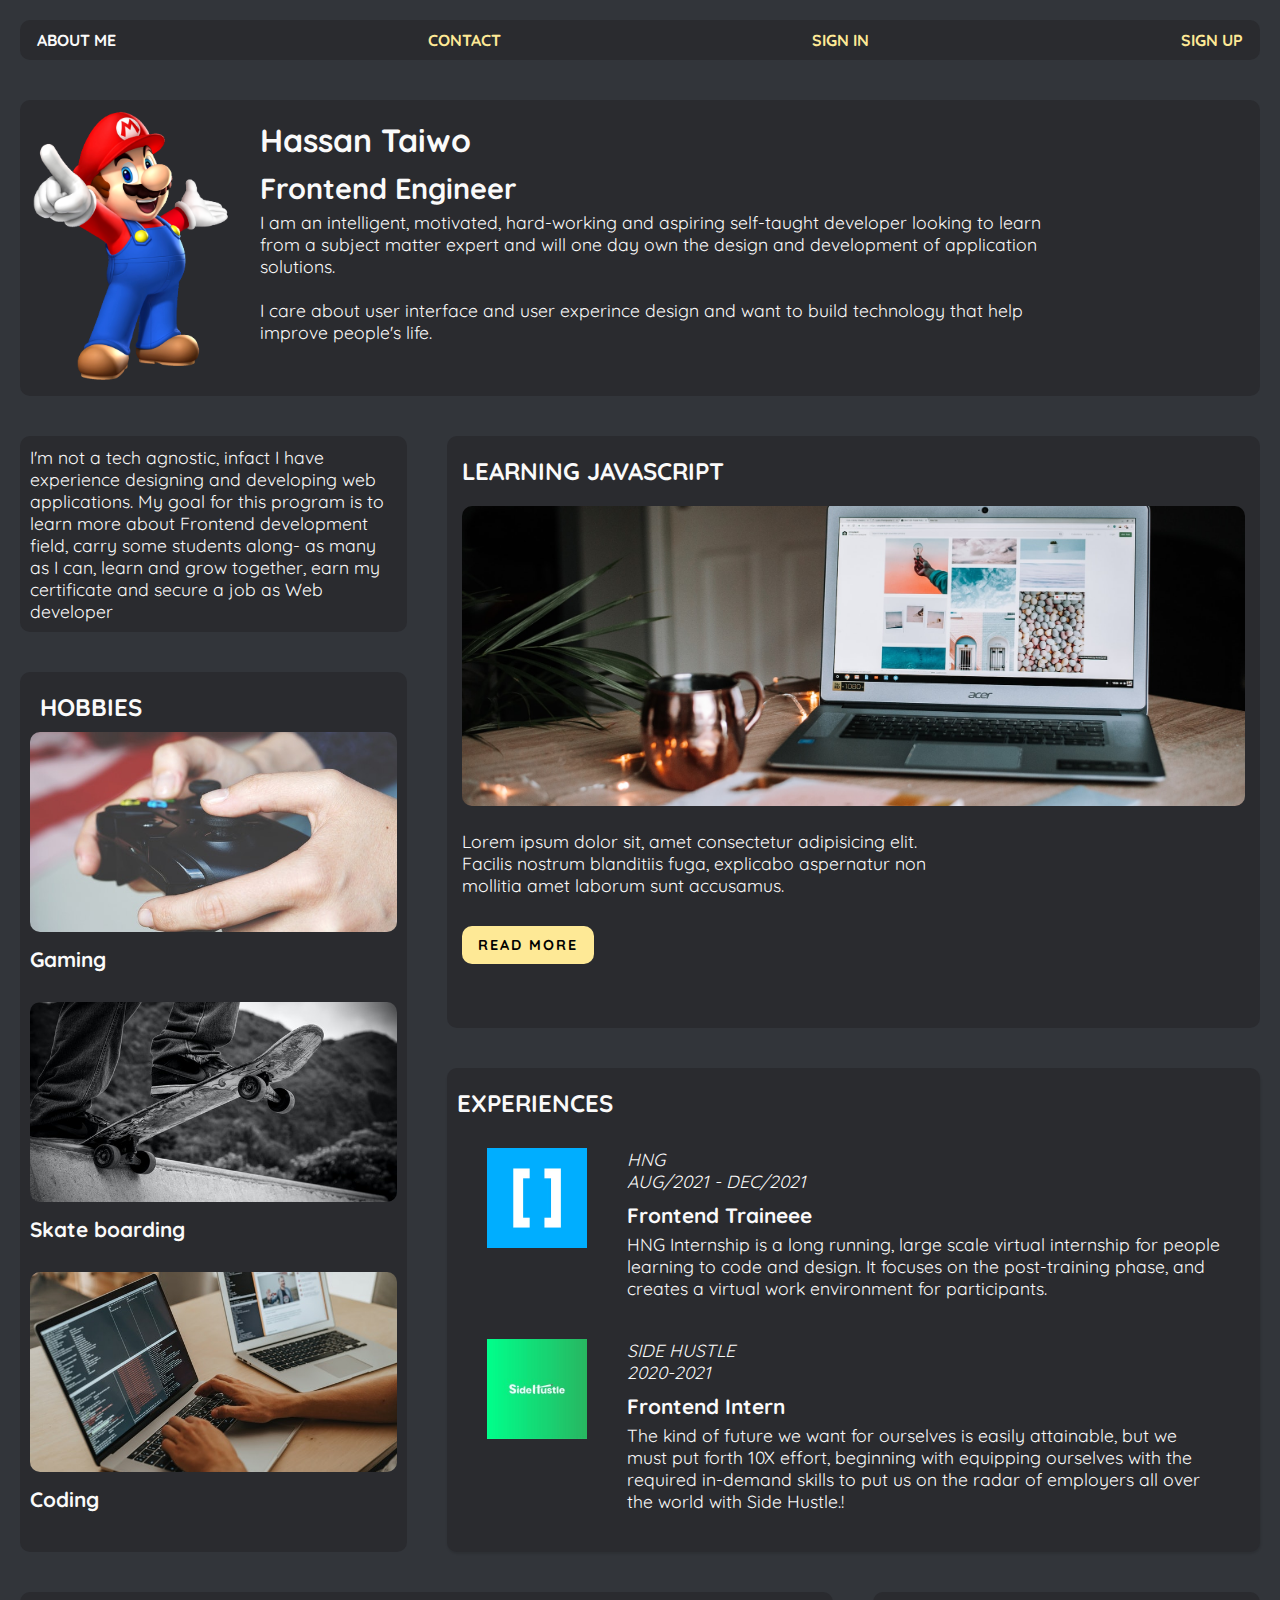
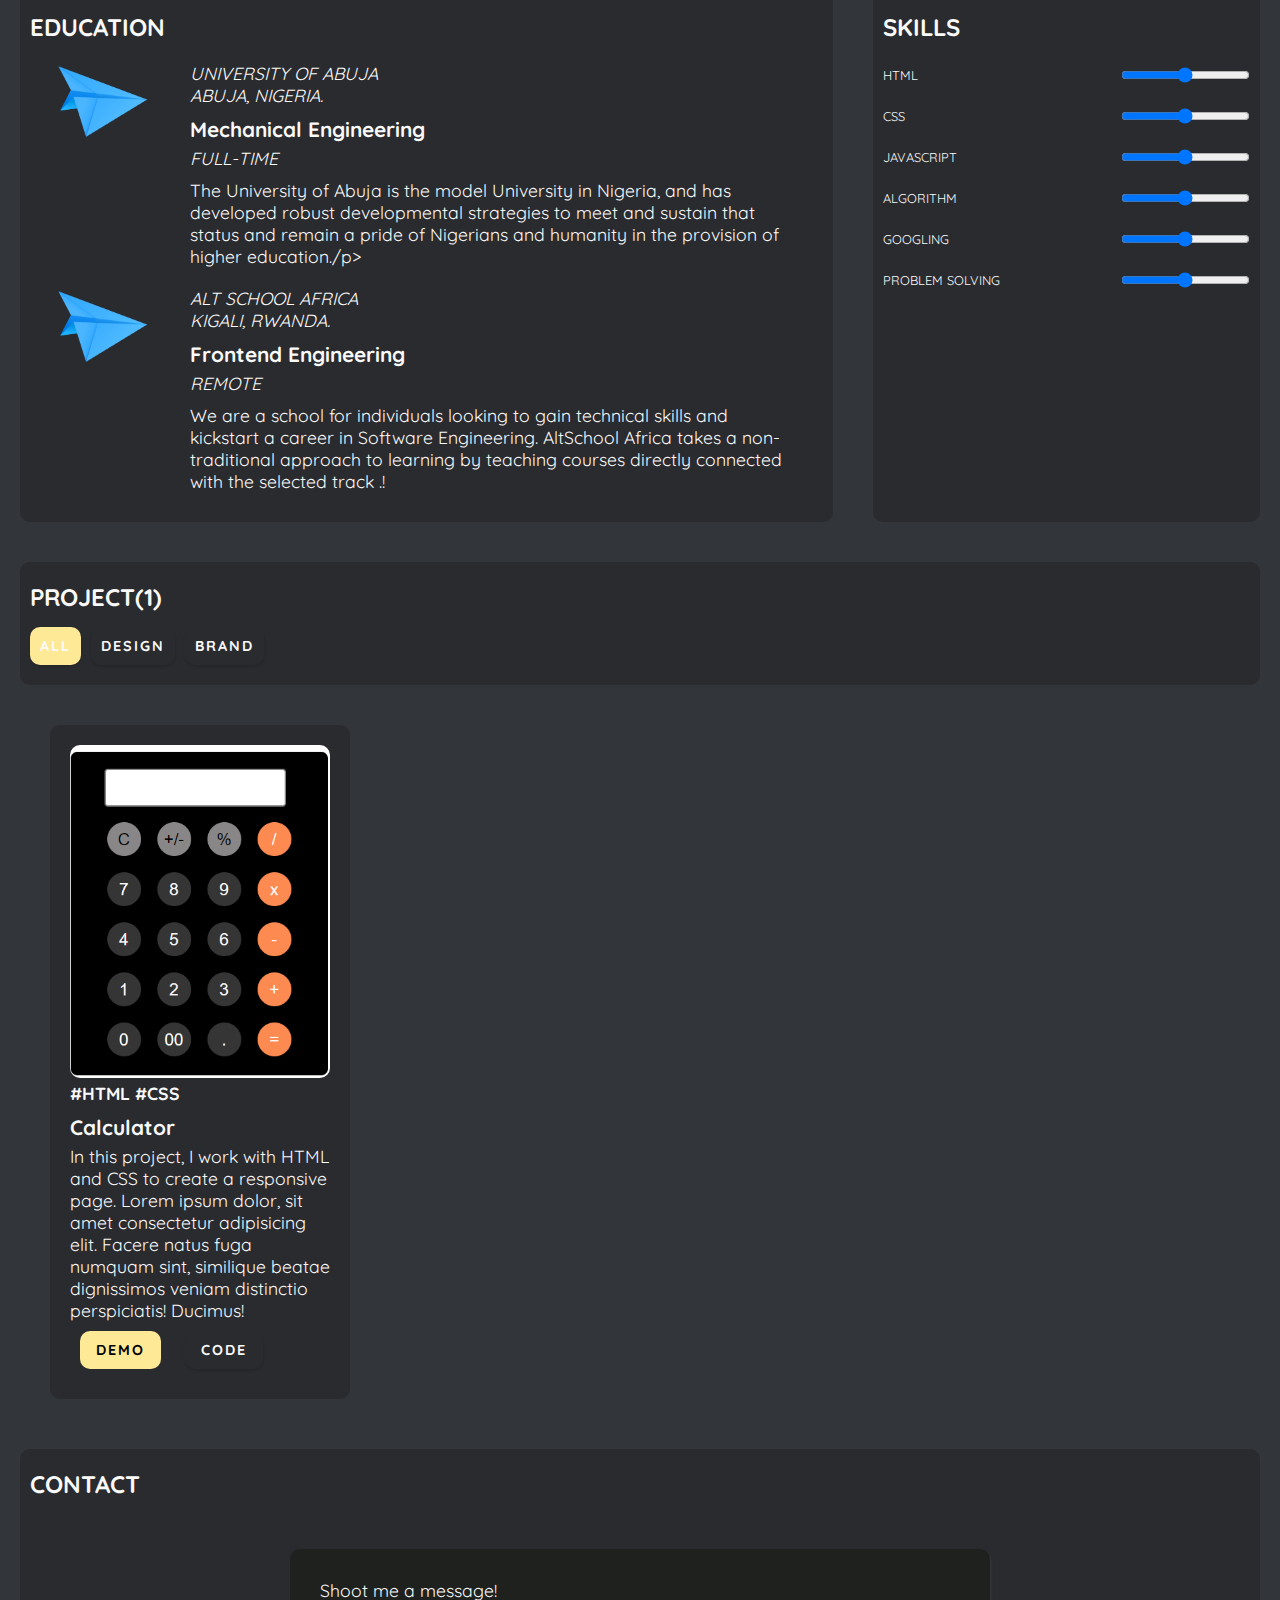
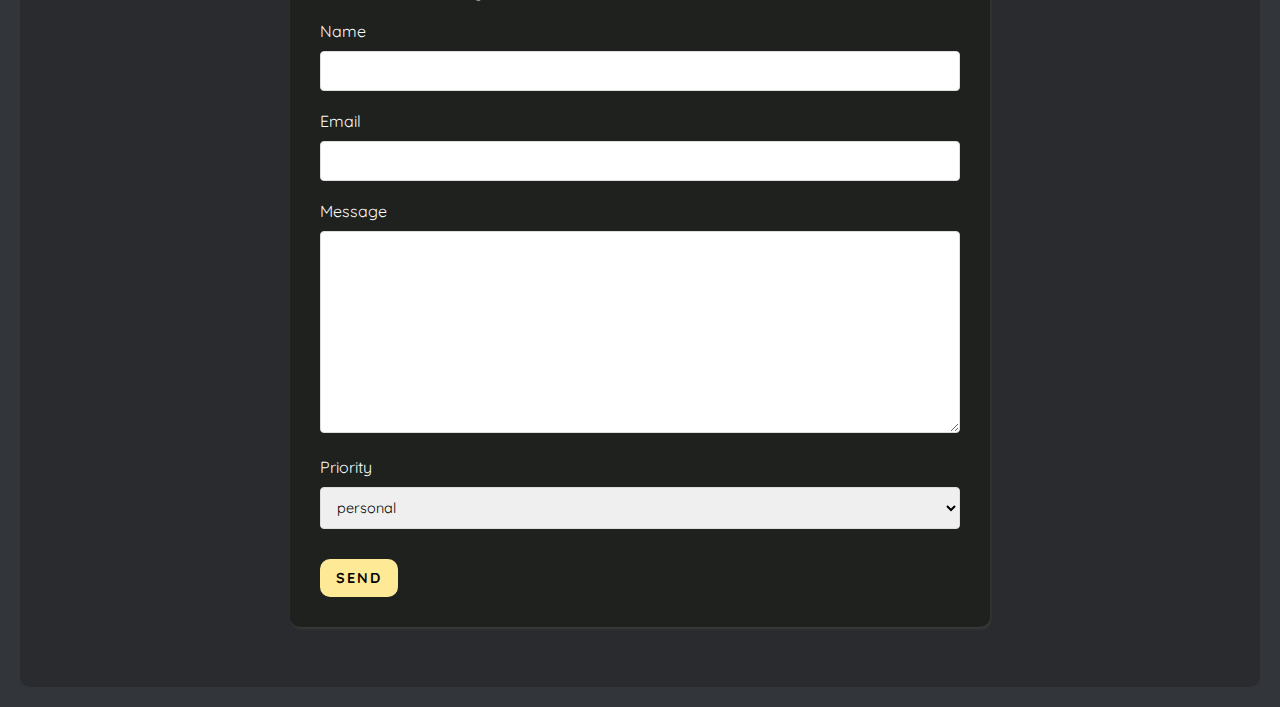
<file: index.html>
<!DOCTYPE html>
<html lang="en">
<head>
    <meta charset="UTF-8">
    <meta http-equiv="X-UA-Compatible" content="IE=edge">
    <meta name="viewport" content="width=device-width, initial-scale=1.0">
    <link rel="stylesheet" href="./styles.css">
    <title>Portfolio</title>
</head>
<body>
  <main>
      <header>
        <nav>
          <ul>
            <li><a class="active" href="/">About me</a></li>
            <li><a href="/#contact">Contact</a></li>
            <li><a href="./login.html">Sign in</a></li>
            <li><a href="./sign.html">Sign up</a></li>
          </ul>
        </nav>
      </header>
      <section>
        <div class="intro">
          <div class="img-div">
            <img src="./img/mario.png" alt="Taiwo Hassan">
          </div>
          <div class="intro-heading">
            <h1>Hassan Taiwo</h1>
            <h2>Frontend Engineer</h2>
            <p>I am an intelligent, motivated, hard-working and aspiring self-taught developer looking to learn from a subject matter expert and will one day own the design and development of application solutions.<br/><br/>I care about user interface and user experince design and want to build technology that help improve people's life.</p>
          </div>
        </div>

        <div class="goal">
          <p>I'm not a tech agnostic, infact I have experience designing and developing web applications. My goal for this program is to learn more about Frontend development field, carry some students along- as many as I can, learn and grow together, earn my certificate and secure a job as Web developer</p>
        </div>

        <div class="blog">
          <div class="blog-head">
            <h3>Learning JavaScript</h3>
            <img src="./img/blog.jpg" alt="How to organize your css">
          </div>
          <div>
            <p>Lorem ipsum dolor sit, amet consectetur adipisicing elit. Facilis nostrum blanditiis fuga, explicabo aspernatur non mollitia amet laborum sunt accusamus.</p>
            <a href="#">Read more</a>
          </div>
        </div>

        <div class="hobbies">
          <h3>Hobbies</h3>
          <div>
            <img src="./img/game.jpg" alt="Gaming">
            <h4>Gaming</h4>
          </div>
          <div>
            <img src="./img/skate.jpg" alt="Skate boarding">
            <h4>Skate boarding</h4>
          </div>
          <div>
            <img src="./img/code.jpg" alt="Coding">
            <h4>Coding</h4>
          </div>
        </div>

        <div class="experiences">
          <h3>Experiences</h3>
          <div class="experience">
            <img src="./img/hng.jpg" alt="Hng">
            <div>
              <span class="title">Hng</span>
              <span>Aug/2021 - Dec/2021</span>
              <h4>Frontend Traineee</h4>              
              <p>HNG Internship is a long running, large scale virtual internship for people learning to code and design. It focuses on the post-training phase, and creates a virtual work environment for participants.</p>
            </div>
          </div>
          <div class="experience">
            <img src="./img/sidehustle.jfif" alt="Side Hustle">
            <div>
              <span class="title">Side Hustle</span>
              <span>2020-2021</span>
              <h4>Frontend Intern</h4>
              <p>The kind of future we want for ourselves is easily attainable, but we must put forth 10X effort, beginning with equipping ourselves with the required in-demand skills to put us on the radar of employers all over the world with Side Hustle.!</p>
            </div>
          </div>
        </div>

        <div class="education-div">
          <h3>Education</h3>
          <div class="education">
            <img src="./img/paper-plane.png" alt="Hng">
            <div>
              <span>University of Abuja</span>
              <span>Abuja, Nigeria.</span>
              <h4>Mechanical Engineering</h4>
              <span>Full-Time</span>
              <p>The University of Abuja is the model University in Nigeria, and has developed robust developmental strategies to meet and sustain that status and remain a pride of Nigerians and humanity in the provision of higher education./p>
            </div>
          </div>

          <div class="education">
            <img src="./img/paper-plane.png" alt="Hng">
            <div>
              <span>Alt school Africa</span>
              <span>Kigali, Rwanda.</span>
              <h4>Frontend Engineering</h4>
              <span>REMOTE</span>
              <p>We are a school for individuals looking to gain technical skills and kickstart a career in Software Engineering. AltSchool Africa takes a non-traditional approach to learning by teaching courses directly connected with the selected track .!</p>
            </div>
          </div>
        </div>

        <div class="skills">
          <h3>Skills</h3>
          <div>
            <span>Html</span>
            <input type="range">
          </div>
          <div>
            <span>css</span>
            <input type="range">
          </div>
          <div>
            <span>javascript</span>
            <input type="range">
          </div>
          <div>
            <span>Algorithm</span>
            <input type="range">
          </div>
          <div>
            <span>Googling</span>
            <input type="range">
          </div>
          <div>
            <span>Problem solving</span>
            <input type="range">
          </div>
        </div>

        <div class="project-heading">
          <h3>Project(1)</h3>
          <ul>
            <li>All</li>
            <li>Design</li>
            <li>Brand</li>
          </ul>
        </div>

        <div class="projects">
          <div class="project">
            <img src="./img/calc.PNG" alt="calculator">
            <span class="span">#Html #Css</span>
            <div>
              <h4>Calculator</h4>
              <p>In this project, I work with HTML and CSS to create a responsive page. Lorem ipsum dolor, sit amet consectetur adipisicing elit. Facere natus fuga numquam sint, similique beatae dignissimos veniam distinctio perspiciatis! Ducimus!</p>
              <a href="#">Demo</a>
              <a class="code" href="#">Code</a>
            </div>
          </div>
        </div>

        <div id="contact" class="contact">
          <h3>Contact</h3>
          <form>
            <p>Shoot me a message!</p>
            <label for="username">Name</label>
            <input type="text" name="username" required />
            <label for="password">Email</label>
            <input type="email" name="email" required />
            <label for="">Message</label>
            <textarea name="" id="" cols="30" rows="10"></textarea>
            <label for="password">Priority</label>
            <select name="" id="" value="Priority">
              <option value="">personal</option>
              <option value="">official</option>
            </select>
            <button>Send</button>
          </form>
        </div>
      </section>
  </main>
</body>
</html>
</file>
<file: styles.css>
@import url('https://fonts.googleapis.com/css2?family=Nunito+Sans:ital,wght@0,400;0,600;0,700;0,800;0,900;1,400;1,600;1,700;1,800;1,900&display=swap');
@import url('https://fonts.googleapis.com/css2?family=Quicksand:wght@300;400;500;600;700&display=swap');

* {
  margin: 0;
  padding: 0;
  box-sizing: border-box;
  font-family: 'Nunito Sans', sans-serif;
  font-family: 'Quicksand', sans-serif;
}

html {
  scroll-behavior: smooth;
}

body {
  background: #32353a;
  color: #fafafa;
}

main {
  max-width: 1500px;
  margin: 0 auto;
}

h1, h2, h3, h4, h5 {
  margin-top: 10px;
  margin-bottom: 5px;
}

h1 {
  font-size: 2rem;
}
h2 {
  font-size: 1.8rem;
}
h3 {
  font-size: 1.5rem;
  text-transform: uppercase;
}
h4 {
  font-size: 1.3rem;
}
p, span {
  font-size: 1.1rem;
}
nav ul {
  list-style: none;
  display: flex;
  justify-content: space-between;
  align-items: center;
}

nav a {
  text-decoration: none;
  padding: 7px;
  text-transform: uppercase;
  color: #fee996;
  font-weight: bold;
}

nav a:hover {
  color: #fafafa;
}

nav a.active {
  color: #fafafa;
  font-weight: bold;
}

section {
  display: grid;
  /* grid-template-columns: repeat(3, 1fr); */
  grid-template-columns: repeat(auto-fit, minmax(200px, 1fr));
}

header, .intro, .blog, .experience, .goal, .hobbies, .experiences, .education-div, .skills, .contact, .project-heading, .projects {
  background: #2a2b2f;
  margin: 20px;
  border-radius: 10px;
  padding: 10px;
}

.intro {
 display: flex;
 grid-column: 1 / 4;
}

.intro-heading {
  max-width: 800px;
  margin-left: 30px;
}

.img-div {
  width: 200px;
}

.intro img {
  width: 100%;
}

/* goal section */

.goal {
  grid-column: 1 / 2;
  padding: 10px;
}

/* blog section */

.blog {
  grid-column: 2 / 4;
  grid-row: 2 / 4;
  padding-left: 15px;
  padding-right: 15px;
  
}

.blog p {
  max-width: 500px;
}
.blog a {
  background: #fee996;
  color: #000;
  display: inline-block;
  margin-top: 10px;
  padding: 7px;
  border-radius: 7px;
}

.blog-head h3 {
  margin-bottom: 20px;
}

.blog-head img {
  width: 100%;
  height: 300px;
  border-radius: 10px;
  margin-bottom: 20px;
  object-fit: cover;
}

/* hobbies */
.hobbies {
  grid-row: 3 / 5;
}

.hobbies h3 {
  margin: 10px ;
}

.hobbies div {
  margin-bottom: 30px;
}

.hobbies img {
  width: 100%;
  border-radius: 10px;
  height: 200px;
  object-fit: cover;
}

/* experience and education*/
.experiences {
  grid-column: 2 / 4;
  grid-row: 4 / 5;
  box-shadow: 0.2px 2px 2px rgba(0, 0, 0, 0.1);
}

.experience {
  background: none;
}

.education-div {
  grid-row: 5 / 7;
  grid-column: 1 / 3;
  margin-bottom: 20px;
}

.experiences img, .education img {
  width: 100px;
}

.experience, .education {
  display: flex;
  align-items: flex-start;
  margin: 20px;
}

.experience div, .education div {
  max-width: 600px;
  margin-left: 40px;
}

.experience span, .education span {
  display: block;
  font-style: italic;
  text-transform: uppercase;
}

.education p {
  margin-top: 10px;
}

/* skills */
.skills {
  grid-row: 5 / 7;
}

.skills div{
  display: flex;
  align-items: center;
  margin: 25px 0;
}

.skills span {
  text-transform: uppercase;
  margin-right: auto;
  font-size: 0.8rem;
}

.skills input {
  max-width: 300px;
}

/* login style */
form h2 {
  font-weight: 900;
  margin-bottom: 40px;
}
#contact form, form.signup {
  background: #1e211e;
  max-width: 700px;
  color: #fafafa;
}
form.signup  {
  background: #2a2b2f;
  color: #fafafa;
}
form {
  max-width: 350px;
  margin: 50px auto;
  padding: 30px;
  box-shadow: 1px 2px 3px rgba(63, 63, 63, 0.8);
  border-radius: 10px;
  background: #2a2b2f;
  color: #fafafa;
}
form input, select, textarea {
  padding: 10px 12px;
  border-radius: 4px;
  border: 1px solid #ddd;
  font-size: 0.9rem;
  width: 100%;
}
form label {
  display: block;
  margin: 20px 0 10px;
}
form button, .blog a, .project-heading li, .project a {
  margin-top: 30px;
  border-radius: 10px;
  background: #fee996;
  border: 0;
  text-transform: uppercase;
  font-weight: 700;
  font-size: 0.9rem;
  display: block;
  padding: 10px 16px;
  cursor: pointer;
  letter-spacing: 2px;
}
.blog a {
  display: inline-block;
  text-decoration: none;
}
.error {
  color: #ff0099;
  margin: 10px 2px;
  font-size: 0.9rem;
  font-weight: bold;
}

/* .contact section */
.project-heading {
  /* display: flex; */
  align-items: center;
}

.project-heading ul{
  display: flex;
}

.project-heading li {
  list-style: none;
  padding: 10px;
  margin: 10px 0;
  margin-right: 10px;
  display: flex;
  justify-content: center;
  align-items: center;
  background: none;
  box-shadow: 0.5px 2px 2px rgba(0, 0, 0, 0.1);
}

.project-heading li:nth-child(1) {
  background: #fee996;
  border: none;
}

.project-heading li:hover{
  background: #fee996;

}

div.projects {
  margin-top: 10px;
  display: grid;
  grid-template-columns: repeat(auto-fit, minmax(260px, 1fr));
  background: #32353a;
}

.projects img {
  width: 100%;
  border-radius: 10px;
}

.project {
  background: #2a2b2f;
  margin: 0 20px;
  width: 300px;
  padding: 20px;
  border-radius: 10px;
}
.project a {
  display: inline-block;
  text-decoration: none;
  margin: 10px;
  color: #000;
}
.project span {
  display: block;
  font-weight: bold;
  text-transform: uppercase;
}
.project a.code{
  background: none;
  box-shadow: 0.5px 2px 2px rgba(0, 0, 0, 0.1);
  color: #fafafa;
}
/* .contact section */
.contact, .project-heading, .projects {
  grid-column: 1 / 4;
}

@media (max-width: 780px) {
  section, .education, .experience, .intro, .contact, .project-heading, .project {
    display: block;
  }
  .education, .experience, .intro, .contact {
    margin: 20px 0 20px 10px;
  }
  .experience div, .education div {
    margin-left: 0;
  }
}

@media (max-width: 400px) {
  nav ul {
    display: block;
  }
  nav li {
    padding: 10px;
  }
}
</file>
